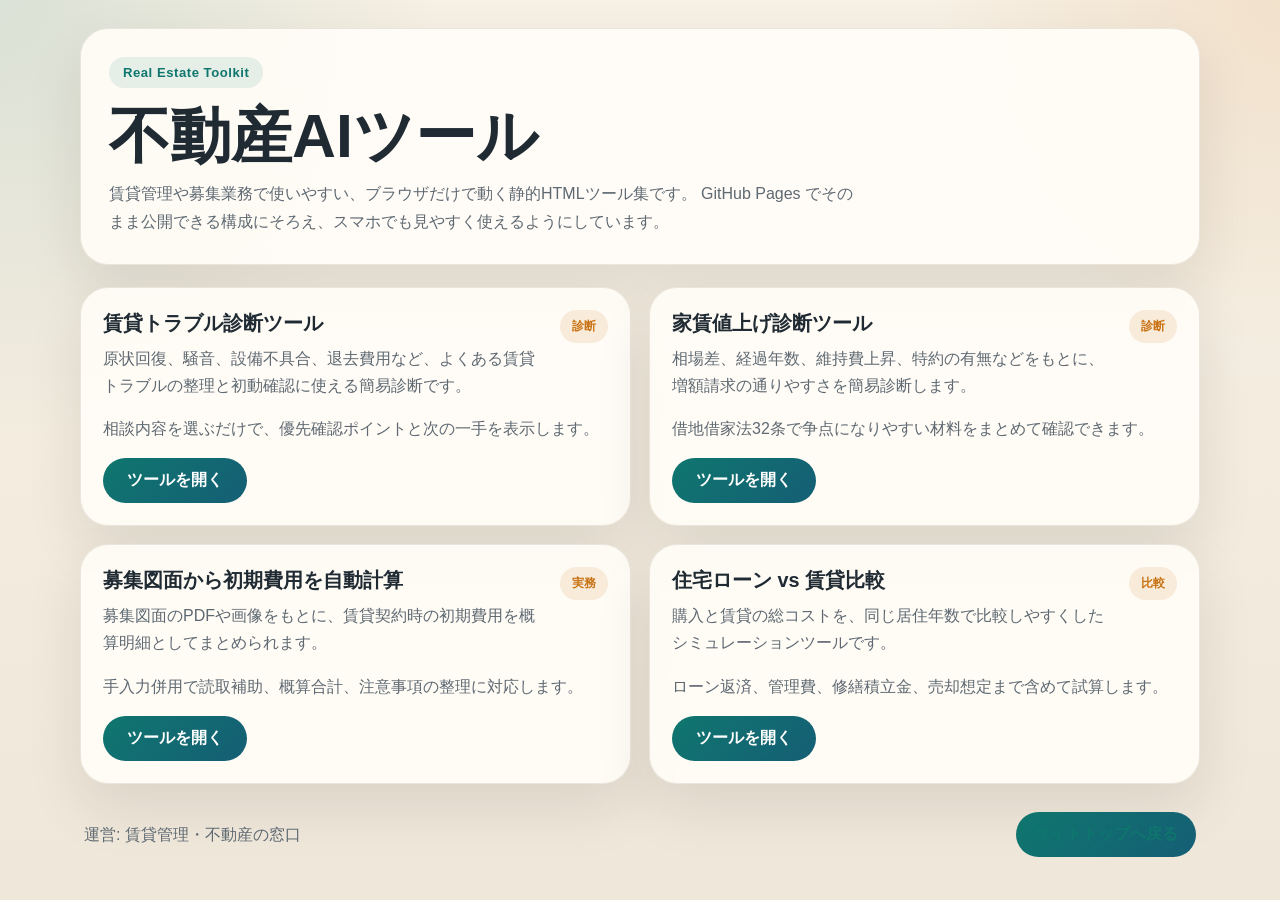
<file: index.html>
﻿<!DOCTYPE html>
<html lang="ja">
<head>
  <meta charset="UTF-8">
  <meta name="viewport" content="width=device-width, initial-scale=1.0">
  <title>不動産AIツール</title>
  <meta
    name="description"
    content="賃貸管理・不動産実務向けの静的HTMLツール一覧です。賃貸トラブル診断、家賃値上げ診断などをスマホからも利用できます。"
  >
  <style>
    :root {
      --bg-1: #f7f0e4;
      --bg-2: #efe7da;
      --surface: rgba(255, 252, 247, 0.94);
      --ink: #1f2a33;
      --muted: #5e6972;
      --line: rgba(115, 94, 69, 0.14);
      --accent: #0f766e;
      --accent-2: #c97316;
      --shadow: 0 24px 56px rgba(43, 34, 24, 0.1);
      --radius: 24px;
    }

    * {
      box-sizing: border-box;
    }

    body {
      margin: 0;
      min-height: 100vh;
      color: var(--ink);
      font-family: "Hiragino Sans", "Yu Gothic", sans-serif;
      background:
        radial-gradient(circle at top left, rgba(15, 118, 110, 0.12), transparent 28%),
        radial-gradient(circle at top right, rgba(201, 115, 22, 0.12), transparent 22%),
        linear-gradient(180deg, var(--bg-1) 0%, var(--bg-2) 100%);
    }

    .shell {
      width: min(1120px, calc(100% - 24px));
      margin: 0 auto;
      padding: 28px 0 40px;
    }

    .hero,
    .card {
      border-radius: 28px;
      border: 1px solid var(--line);
      background: var(--surface);
      box-shadow: var(--shadow);
    }

    .hero {
      padding: 28px;
    }

    .eyebrow {
      display: inline-flex;
      padding: 8px 14px;
      border-radius: 999px;
      background: rgba(15, 118, 110, 0.1);
      color: var(--accent);
      font-size: 0.82rem;
      font-weight: 700;
      letter-spacing: 0.04em;
    }

    h1 {
      margin: 16px 0 10px;
      font-size: clamp(2rem, 5vw, 3.8rem);
      line-height: 1.08;
    }

    .hero p {
      margin: 0;
      max-width: 760px;
      color: var(--muted);
      line-height: 1.75;
    }

    .grid {
      display: grid;
      grid-template-columns: repeat(2, minmax(0, 1fr));
      gap: 18px;
      margin-top: 22px;
    }

    .card {
      display: flex;
      flex-direction: column;
      gap: 16px;
      padding: 22px;
    }

    .card-header {
      display: flex;
      justify-content: space-between;
      align-items: flex-start;
      gap: 16px;
    }

    .card h2 {
      margin: 0 0 8px;
      font-size: 1.24rem;
    }

    .card p,
    .meta,
    .footer-note {
      margin: 0;
      color: var(--muted);
      line-height: 1.7;
    }

    .badge {
      flex-shrink: 0;
      display: inline-flex;
      align-items: center;
      justify-content: center;
      padding: 8px 12px;
      border-radius: 999px;
      background: rgba(201, 115, 22, 0.12);
      color: var(--accent-2);
      font-size: 0.78rem;
      font-weight: 700;
    }

    .card a,
    .home-link {
      display: inline-flex;
      align-items: center;
      justify-content: center;
      width: fit-content;
      min-width: 9rem;
      padding: 12px 18px;
      border-radius: 999px;
      background: linear-gradient(135deg, #0f766e, #155e75);
      color: #fff;
      text-decoration: none;
      font-weight: 700;
    }

    .footer {
      display: flex;
      align-items: center;
      justify-content: space-between;
      gap: 16px;
      margin-top: 24px;
      padding: 4px 4px 0;
    }

    .footer a {
      color: var(--accent);
      text-decoration: none;
      font-weight: 700;
    }

    @media (max-width: 860px) {
      .shell {
        width: min(100% - 16px, 1120px);
        padding-top: 16px;
      }

      .grid {
        grid-template-columns: 1fr;
      }

      .hero,
      .card {
        padding: 18px;
        border-radius: 22px;
      }

      .footer {
        flex-direction: column;
        align-items: flex-start;
      }
    }
  </style>
</head>
<body>
  <main class="shell">
    <section class="hero">
      <span class="eyebrow">Real Estate Toolkit</span>
      <h1>不動産AIツール</h1>
      <p>
        賃貸管理や募集業務で使いやすい、ブラウザだけで動く静的HTMLツール集です。
        GitHub Pages でそのまま公開できる構成にそろえ、スマホでも見やすく使えるようにしています。
      </p>
    </section>

    <section class="grid" aria-label="ツール一覧">
      <article class="card">
        <div class="card-header">
          <div>
            <h2>賃貸トラブル診断ツール</h2>
            <p>原状回復、騒音、設備不具合、退去費用など、よくある賃貸トラブルの整理と初動確認に使える簡易診断です。</p>
          </div>
          <span class="badge">診断</span>
        </div>
        <div class="meta">相談内容を選ぶだけで、優先確認ポイントと次の一手を表示します。</div>
        <a href="./rental-trouble-check/">ツールを開く</a>
      </article>

      <article class="card">
        <div class="card-header">
          <div>
            <h2>家賃値上げ診断ツール</h2>
            <p>相場差、経過年数、維持費上昇、特約の有無などをもとに、増額請求の通りやすさを簡易診断します。</p>
          </div>
          <span class="badge">診断</span>
        </div>
        <div class="meta">借地借家法32条で争点になりやすい材料をまとめて確認できます。</div>
        <a href="./rent-increase-check/">ツールを開く</a>
      </article>

      <article class="card">
        <div class="card-header">
          <div>
            <h2>募集図面から初期費用を自動計算</h2>
            <p>募集図面のPDFや画像をもとに、賃貸契約時の初期費用を概算明細としてまとめられます。</p>
          </div>
          <span class="badge">実務</span>
        </div>
        <div class="meta">手入力併用で読取補助、概算合計、注意事項の整理に対応します。</div>
        <a href="./mysoku-intial-cost/">ツールを開く</a>
      </article>

      <article class="card">
        <div class="card-header">
          <div>
            <h2>住宅ローン vs 賃貸比較</h2>
            <p>購入と賃貸の総コストを、同じ居住年数で比較しやすくしたシミュレーションツールです。</p>
          </div>
          <span class="badge">比較</span>
        </div>
        <div class="meta">ローン返済、管理費、修繕積立金、売却想定まで含めて試算します。</div>
        <a href="./home-rent-vs-buy/">ツールを開く</a>
      </article>
    </section>

    <div class="footer">
      <p class="footer-note">運営: 賃貸管理・不動産の窓口</p>
      <a class="home-link" href="../index.html">サイトトップへ戻る</a>
    </div>
  </main>
</body>
</html>
</file>
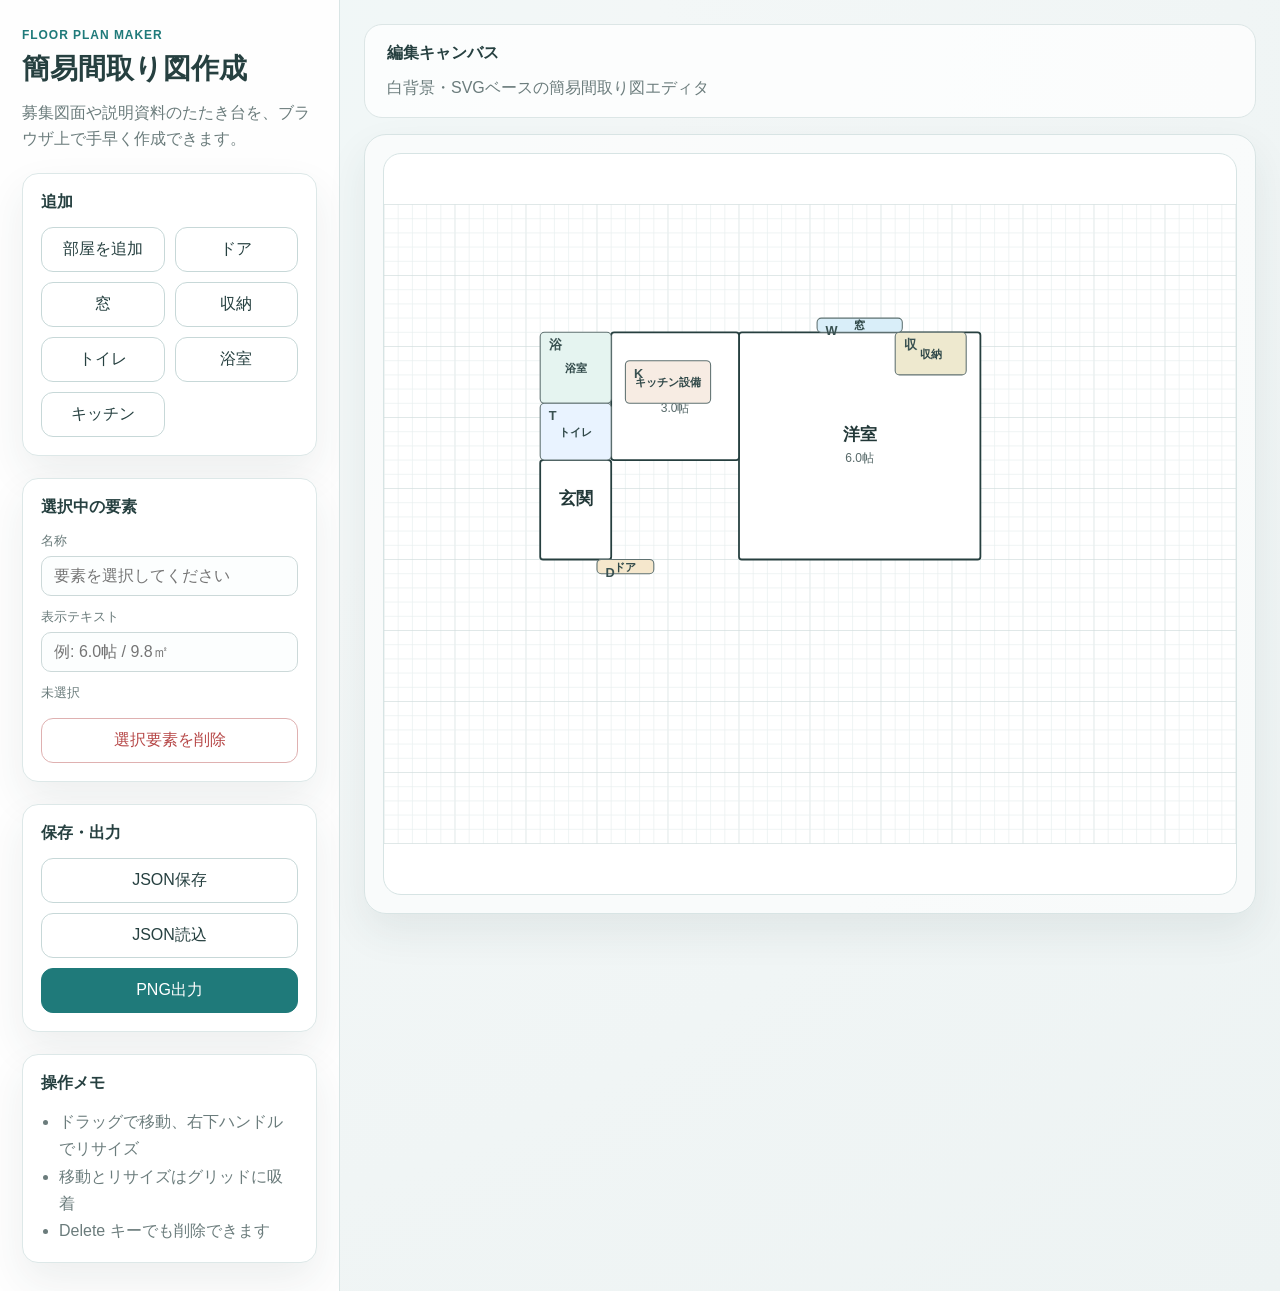
<file: floor-plan-maker/index.html>
﻿<!DOCTYPE html>
<html lang="ja">
<head>
  <meta charset="UTF-8">
  <meta name="viewport" content="width=device-width, initial-scale=1.0">
  <title>簡易間取り図作成ウェブアプリ</title>
  <link rel="stylesheet" href="style.css">
</head>
<body>
  <div class="app-shell">
    <aside class="sidebar">
      <div>
        <p class="eyebrow">Floor Plan Maker</p>
        <h1>簡易間取り図作成</h1>
        <p class="intro">募集図面や説明資料のたたき台を、ブラウザ上で手早く作成できます。</p>
      </div>

      <section class="panel">
        <h2>追加</h2>
        <div class="tool-grid">
          <button type="button" class="tool-button" data-add-room>部屋を追加</button>
          <button type="button" class="tool-button" data-add-part="door">ドア</button>
          <button type="button" class="tool-button" data-add-part="window">窓</button>
          <button type="button" class="tool-button" data-add-part="storage">収納</button>
          <button type="button" class="tool-button" data-add-part="toilet">トイレ</button>
          <button type="button" class="tool-button" data-add-part="bathroom">浴室</button>
          <button type="button" class="tool-button" data-add-part="kitchen">キッチン</button>
        </div>
      </section>

      <section class="panel">
        <h2>選択中の要素</h2>
        <div class="field-group">
          <label for="element-name">名称</label>
          <input id="element-name" type="text" placeholder="要素を選択してください">
        </div>
        <div class="field-group">
          <label for="element-subtext">表示テキスト</label>
          <input id="element-subtext" type="text" placeholder="例: 6.0帖 / 9.8㎡">
        </div>
        <div class="selection-meta" id="selection-meta">未選択</div>
        <button type="button" class="danger-button" id="delete-button">選択要素を削除</button>
      </section>

      <section class="panel">
        <h2>保存・出力</h2>
        <div class="action-stack">
          <button type="button" class="secondary-button" id="save-button">JSON保存</button>
          <button type="button" class="secondary-button" id="load-button">JSON読込</button>
          <button type="button" class="primary-button" id="export-button">PNG出力</button>
        </div>
        <input id="file-input" type="file" accept="application/json" hidden>
      </section>

      <section class="panel note-panel">
        <h2>操作メモ</h2>
        <ul>
          <li>ドラッグで移動、右下ハンドルでリサイズ</li>
          <li>移動とリサイズはグリッドに吸着</li>
          <li>Delete キーでも削除できます</li>
        </ul>
      </section>
    </aside>

    <main class="workspace">
      <div class="workspace-header">
        <div>
          <h2>編集キャンバス</h2>
          <p>白背景・SVGベースの簡易間取り図エディタ</p>
        </div>
      </div>

      <div class="canvas-wrap">
        <svg id="floorplan-canvas" viewBox="0 0 1200 900" xmlns="http://www.w3.org/2000/svg" aria-label="簡易間取り図キャンバス"></svg>
      </div>
    </main>
  </div>
  <script src="app.js"></script>
</body>
</html>
</file>
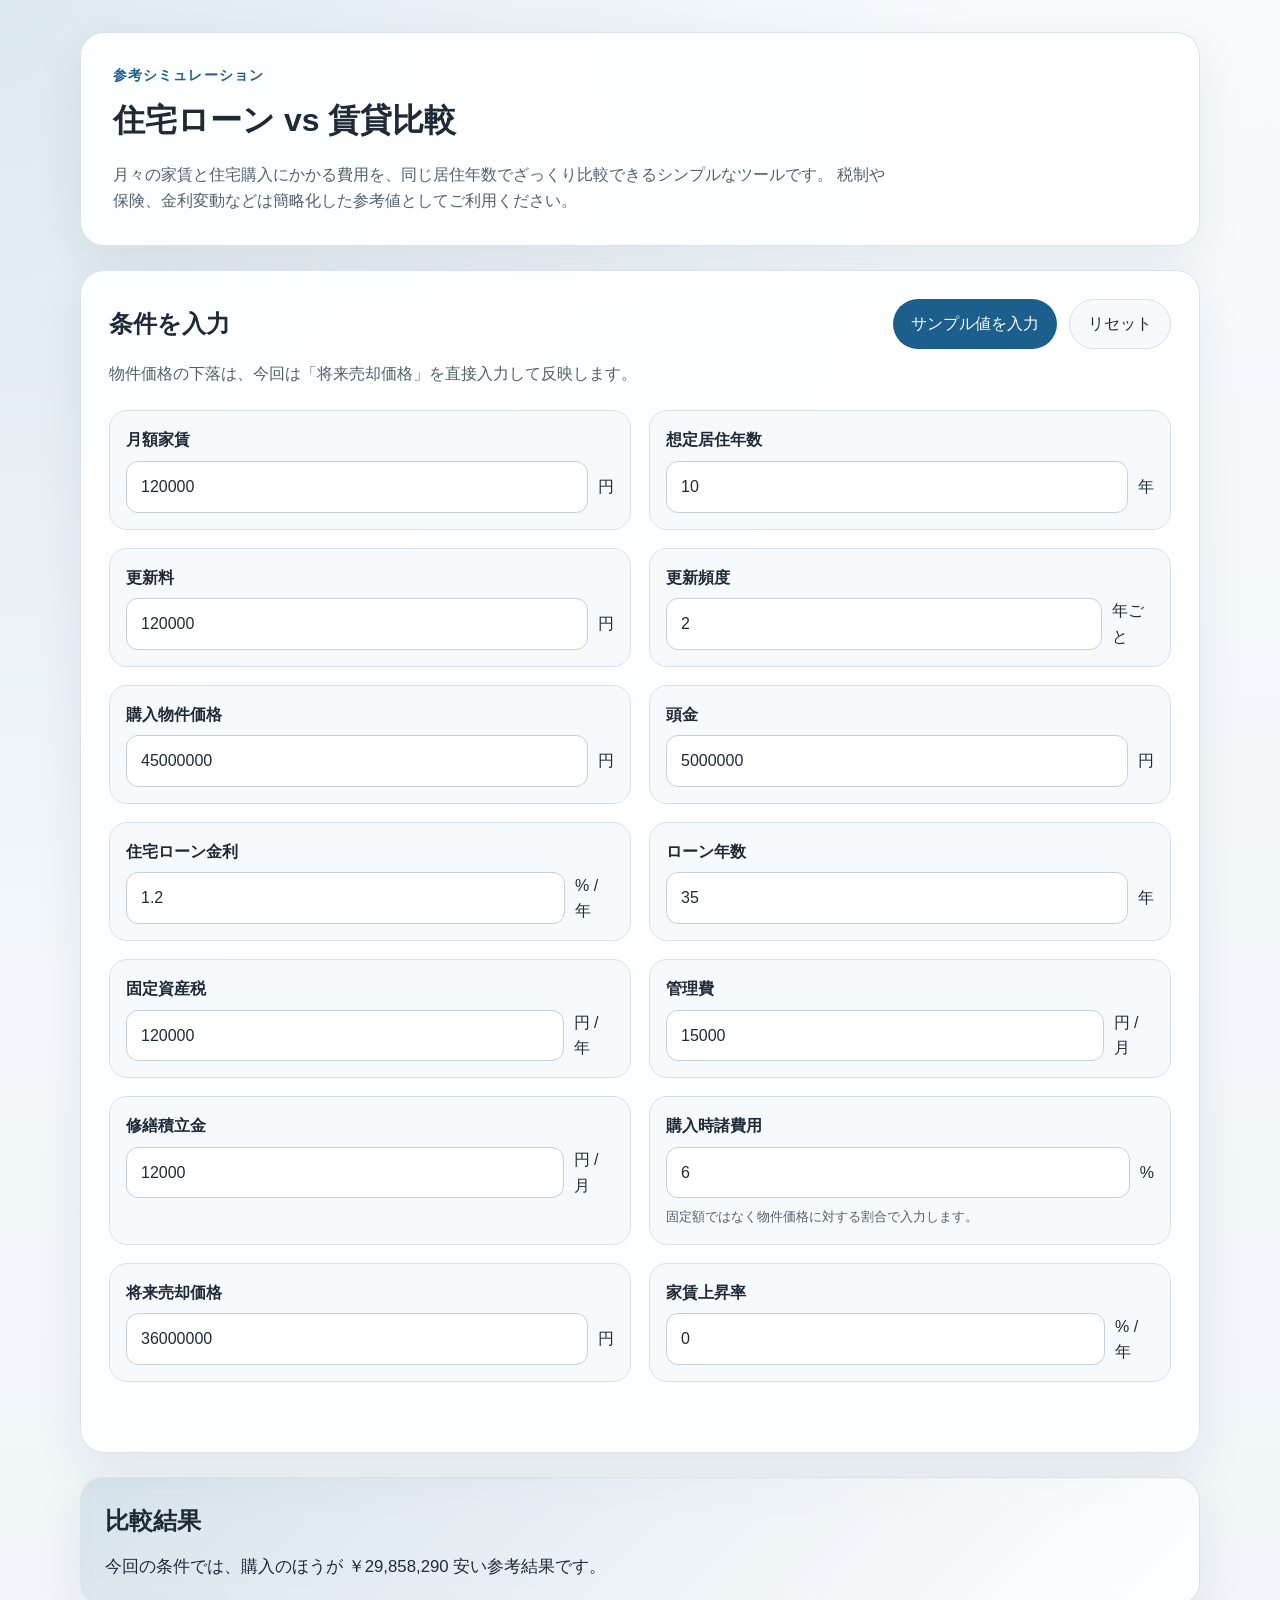
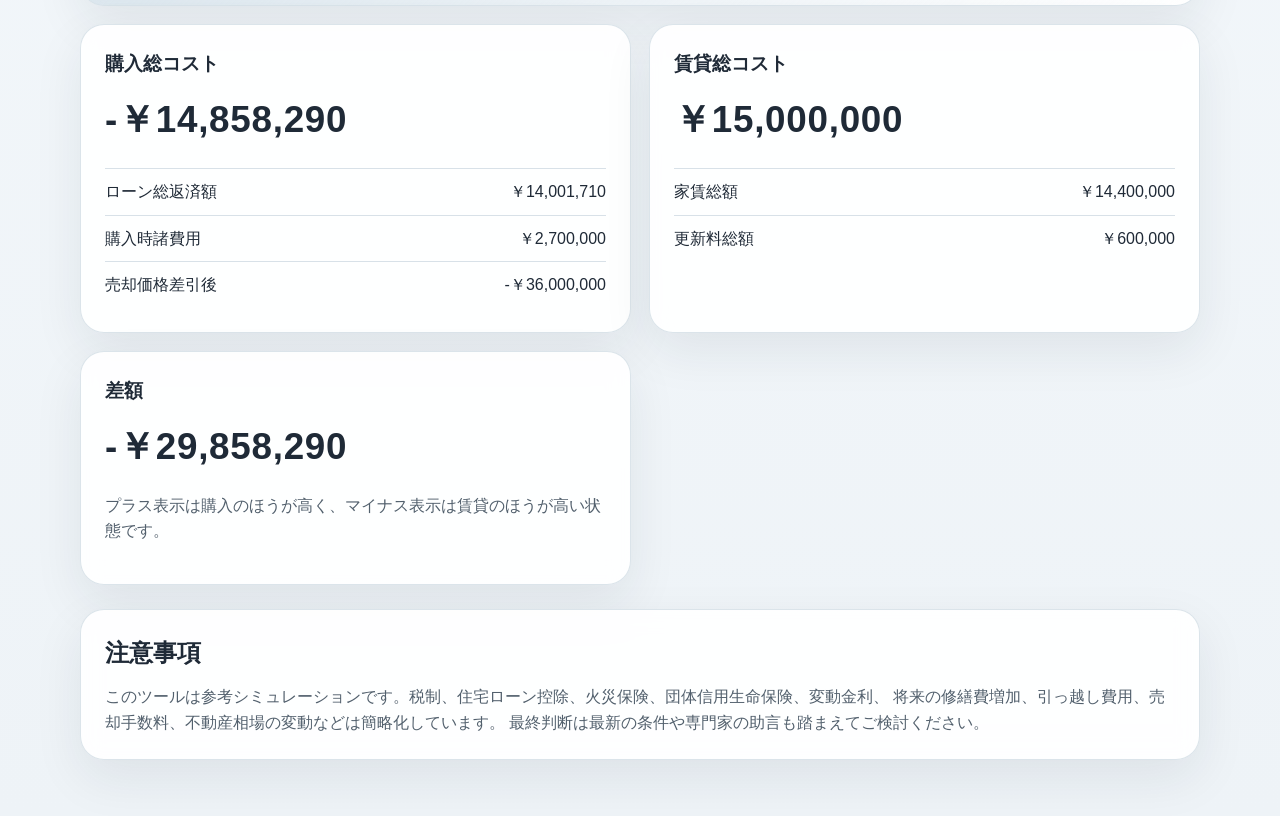
<file: home-rent-vs-buy/index.html>
<!DOCTYPE html>
<html lang="ja">
<head>
  <meta charset="UTF-8">
  <meta name="viewport" content="width=device-width, initial-scale=1.0">
  <title>住宅ローン vs 賃貸比較</title>
  <link rel="stylesheet" href="style.css">
</head>
<body>
  <main class="page">
    <header class="hero">
      <div class="hero__inner">
        <p class="eyebrow">参考シミュレーション</p>
        <h1>住宅ローン vs 賃貸比較</h1>
        <p class="hero__lead">
          月々の家賃と住宅購入にかかる費用を、同じ居住年数でざっくり比較できるシンプルなツールです。
          税制や保険、金利変動などは簡略化した参考値としてご利用ください。
        </p>
      </div>
    </header>

    <section class="panel">
      <div class="panel__header">
        <h2>条件を入力</h2>
        <div class="panel__actions">
          <button type="button" id="sampleButton" class="button button--primary">サンプル値を入力</button>
          <button type="button" id="resetButton" class="button button--ghost">リセット</button>
        </div>
      </div>

      <p class="helper-text">
        物件価格の下落は、今回は「将来売却価格」を直接入力して反映します。
      </p>

      <form id="simulatorForm" class="form-grid" novalidate>
        <label class="field">
          <span>月額家賃</span>
          <div class="field__input">
            <input type="number" id="monthlyRent" min="0" step="1000" value="120000">
            <span>円</span>
          </div>
        </label>

        <label class="field">
          <span>想定居住年数</span>
          <div class="field__input">
            <input type="number" id="years" min="1" step="1" value="10">
            <span>年</span>
          </div>
        </label>

        <label class="field">
          <span>更新料</span>
          <div class="field__input">
            <input type="number" id="renewalFee" min="0" step="1000" value="120000">
            <span>円</span>
          </div>
        </label>

        <label class="field">
          <span>更新頻度</span>
          <div class="field__input">
            <input type="number" id="renewalFrequency" min="1" step="1" value="2">
            <span>年ごと</span>
          </div>
        </label>

        <label class="field">
          <span>購入物件価格</span>
          <div class="field__input">
            <input type="number" id="propertyPrice" min="0" step="10000" value="45000000">
            <span>円</span>
          </div>
        </label>

        <label class="field">
          <span>頭金</span>
          <div class="field__input">
            <input type="number" id="downPayment" min="0" step="10000" value="5000000">
            <span>円</span>
          </div>
        </label>

        <label class="field">
          <span>住宅ローン金利</span>
          <div class="field__input">
            <input type="number" id="interestRate" min="0" step="0.01" value="1.2">
            <span>% / 年</span>
          </div>
        </label>

        <label class="field">
          <span>ローン年数</span>
          <div class="field__input">
            <input type="number" id="loanYears" min="1" step="1" value="35">
            <span>年</span>
          </div>
        </label>

        <label class="field">
          <span>固定資産税</span>
          <div class="field__input">
            <input type="number" id="propertyTaxAnnual" min="0" step="1000" value="120000">
            <span>円 / 年</span>
          </div>
        </label>

        <label class="field">
          <span>管理費</span>
          <div class="field__input">
            <input type="number" id="managementFee" min="0" step="1000" value="15000">
            <span>円 / 月</span>
          </div>
        </label>

        <label class="field">
          <span>修繕積立金</span>
          <div class="field__input">
            <input type="number" id="repairReserve" min="0" step="1000" value="12000">
            <span>円 / 月</span>
          </div>
        </label>

        <label class="field">
          <span>購入時諸費用</span>
          <div class="field__input">
            <input type="number" id="purchaseCostRate" min="0" step="0.1" value="6">
            <span>%</span>
          </div>
          <small>固定額ではなく物件価格に対する割合で入力します。</small>
        </label>

        <label class="field">
          <span>将来売却価格</span>
          <div class="field__input">
            <input type="number" id="futureSalePrice" min="0" step="10000" value="36000000">
            <span>円</span>
          </div>
        </label>

        <label class="field">
          <span>家賃上昇率</span>
          <div class="field__input">
            <input type="number" id="rentGrowthRate" min="0" step="0.1" value="0">
            <span>% / 年</span>
          </div>
        </label>
      </form>

      <p id="errorMessage" class="error-message" aria-live="polite"></p>
    </section>

    <section class="results" aria-live="polite">
      <article class="result-card result-card--accent">
        <h2>比較結果</h2>
        <p id="summaryMessage" class="summary-message">入力内容をもとに自動計算します。</p>
      </article>

      <article class="result-card">
        <h3>購入総コスト</h3>
        <p id="buyTotal" class="result-value">¥0</p>
        <dl class="result-breakdown">
          <div>
            <dt>ローン総返済額</dt>
            <dd id="loanRepaymentTotal">¥0</dd>
          </div>
          <div>
            <dt>購入時諸費用</dt>
            <dd id="purchaseCostTotal">¥0</dd>
          </div>
          <div>
            <dt>売却価格差引後</dt>
            <dd id="salePriceNote">¥0</dd>
          </div>
        </dl>
      </article>

      <article class="result-card">
        <h3>賃貸総コスト</h3>
        <p id="rentTotal" class="result-value">¥0</p>
        <dl class="result-breakdown">
          <div>
            <dt>家賃総額</dt>
            <dd id="rentOnlyTotal">¥0</dd>
          </div>
          <div>
            <dt>更新料総額</dt>
            <dd id="renewalTotal">¥0</dd>
          </div>
        </dl>
      </article>

      <article class="result-card">
        <h3>差額</h3>
        <p id="differenceTotal" class="result-value">¥0</p>
        <p class="result-note">プラス表示は購入のほうが高く、マイナス表示は賃貸のほうが高い状態です。</p>
      </article>
    </section>

    <section class="notice">
      <h2>注意事項</h2>
      <p>
        このツールは参考シミュレーションです。税制、住宅ローン控除、火災保険、団体信用生命保険、変動金利、
        将来の修繕費増加、引っ越し費用、売却手数料、不動産相場の変動などは簡略化しています。
        最終判断は最新の条件や専門家の助言も踏まえてご検討ください。
      </p>
    </section>
  </main>

  <script src="script.js"></script>
</body>
</html>
</file>
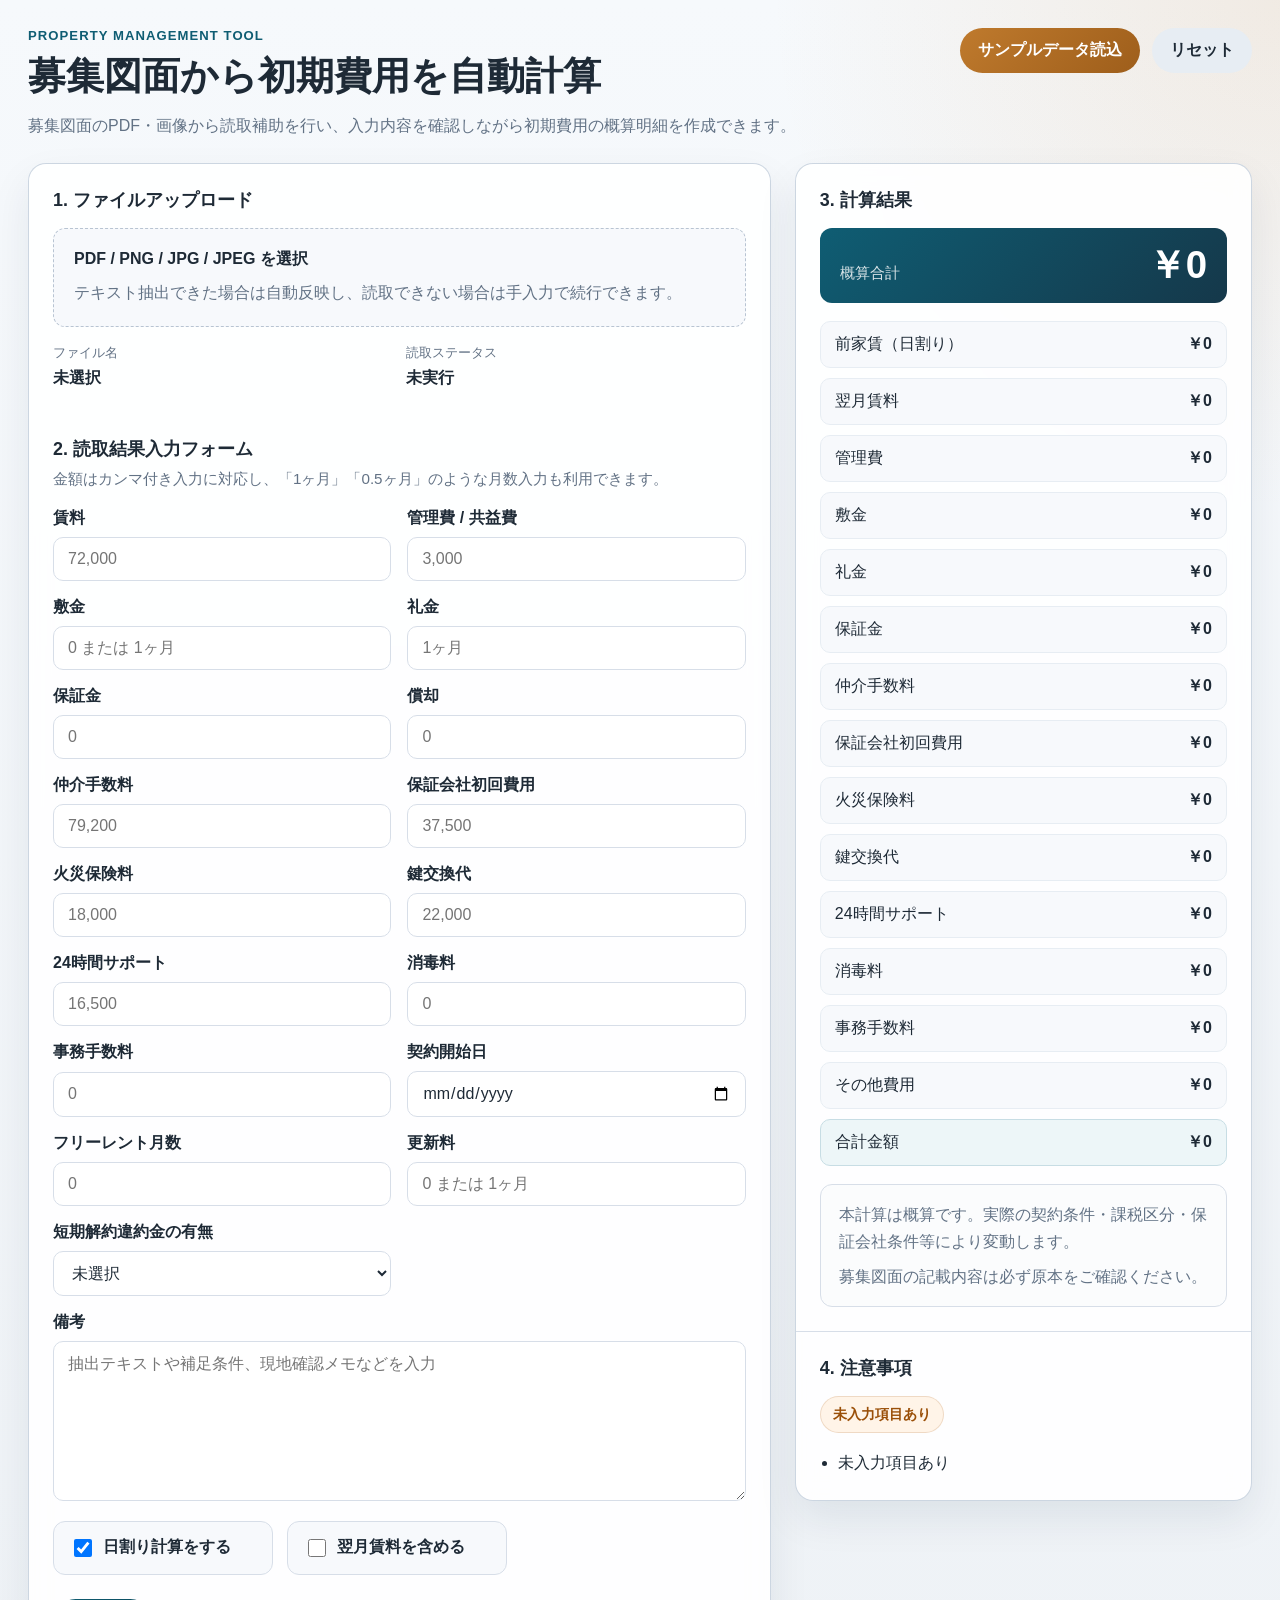
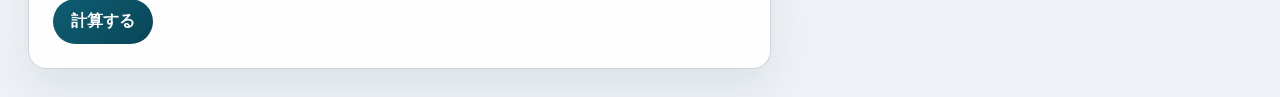
<file: mysoku-initial-cost/index.htm>
<!DOCTYPE html>
<html lang="ja">
<head>
  <meta charset="UTF-8">
  <meta name="viewport" content="width=device-width, initial-scale=1.0">
  <title>募集図面から初期費用を自動計算</title>
  <meta
    name="description"
    content="募集図面のPDFや画像をもとに、賃貸物件の初期費用を概算計算できる実務向けWebアプリです。"
  >
  <link rel="stylesheet" href="./style.css">
</head>
<body>
  <div class="page-shell">
    <header class="page-header">
      <div>
        <p class="eyebrow">Property Management Tool</p>
        <h1>募集図面から初期費用を自動計算</h1>
        <p class="lead">
          募集図面のPDF・画像から読取補助を行い、入力内容を確認しながら初期費用の概算明細を作成できます。
        </p>
      </div>
      <div class="header-actions">
        <button id="sampleButton" type="button" class="secondary-button">サンプルデータ読込</button>
        <button id="resetButton" type="button" class="ghost-button">リセット</button>
      </div>
    </header>

    <main class="workspace">
      <section class="panel panel-form">
        <div class="panel-section">
          <h2>1. ファイルアップロード</h2>
          <label class="upload-box" for="fileInput">
            <input id="fileInput" type="file" accept=".pdf,.png,.jpg,.jpeg,image/png,image/jpeg,application/pdf">
            <span class="upload-title">PDF / PNG / JPG / JPEG を選択</span>
            <span class="upload-subtitle">テキスト抽出できた場合は自動反映し、読取できない場合は手入力で続行できます。</span>
          </label>
          <div class="upload-meta">
            <div>
              <span class="meta-label">ファイル名</span>
              <p id="fileName">未選択</p>
            </div>
            <div>
              <span class="meta-label">読取ステータス</span>
              <p id="parseStatus">未実行</p>
            </div>
          </div>
        </div>

        <form id="estimateForm" novalidate>
          <div class="panel-section">
            <div class="section-heading">
              <h2>2. 読取結果入力フォーム</h2>
              <p>金額はカンマ付き入力に対応し、「1ヶ月」「0.5ヶ月」のような月数入力も利用できます。</p>
            </div>

            <div class="form-grid">
              <label>
                <span>賃料</span>
                <input type="text" id="rent" name="rent" inputmode="decimal" placeholder="72,000">
              </label>
              <label>
                <span>管理費 / 共益費</span>
                <input type="text" id="managementFee" name="managementFee" inputmode="decimal" placeholder="3,000">
              </label>
              <label>
                <span>敷金</span>
                <input type="text" id="deposit" name="deposit" inputmode="decimal" placeholder="0 または 1ヶ月">
              </label>
              <label>
                <span>礼金</span>
                <input type="text" id="keyMoney" name="keyMoney" inputmode="decimal" placeholder="1ヶ月">
              </label>
              <label>
                <span>保証金</span>
                <input type="text" id="securityDeposit" name="securityDeposit" inputmode="decimal" placeholder="0">
              </label>
              <label>
                <span>償却</span>
                <input type="text" id="amortization" name="amortization" inputmode="decimal" placeholder="0">
              </label>
              <label>
                <span>仲介手数料</span>
                <input type="text" id="brokerFee" name="brokerFee" inputmode="decimal" placeholder="79,200">
              </label>
              <label>
                <span>保証会社初回費用</span>
                <input type="text" id="guaranteeFee" name="guaranteeFee" inputmode="decimal" placeholder="37,500">
              </label>
              <label>
                <span>火災保険料</span>
                <input type="text" id="fireInsurance" name="fireInsurance" inputmode="decimal" placeholder="18,000">
              </label>
              <label>
                <span>鍵交換代</span>
                <input type="text" id="keyExchange" name="keyExchange" inputmode="decimal" placeholder="22,000">
              </label>
              <label>
                <span>24時間サポート</span>
                <input type="text" id="support24" name="support24" inputmode="decimal" placeholder="16,500">
              </label>
              <label>
                <span>消毒料</span>
                <input type="text" id="disinfection" name="disinfection" inputmode="decimal" placeholder="0">
              </label>
              <label>
                <span>事務手数料</span>
                <input type="text" id="adminFee" name="adminFee" inputmode="decimal" placeholder="0">
              </label>
              <label>
                <span>契約開始日</span>
                <input type="date" id="contractStartDate" name="contractStartDate">
              </label>
              <label>
                <span>フリーレント月数</span>
                <input type="number" id="freeRentMonths" name="freeRentMonths" min="0" step="0.5" placeholder="0">
              </label>
              <label>
                <span>更新料</span>
                <input type="text" id="renewalFee" name="renewalFee" inputmode="decimal" placeholder="0 または 1ヶ月">
              </label>
              <label>
                <span>短期解約違約金の有無</span>
                <select id="shortTermPenalty" name="shortTermPenalty">
                  <option value="">未選択</option>
                  <option value="none">なし</option>
                  <option value="yes">あり</option>
                </select>
              </label>
              <label class="full-span">
                <span>備考</span>
                <textarea id="notes" name="notes" rows="7" placeholder="抽出テキストや補足条件、現地確認メモなどを入力"></textarea>
              </label>
            </div>

            <div class="toggle-row">
              <label class="toggle-card">
                <input type="checkbox" id="includeProrated" name="includeProrated" checked>
                <span>日割り計算をする</span>
              </label>
              <label class="toggle-card">
                <input type="checkbox" id="includeNextMonth" name="includeNextMonth">
                <span>翌月賃料を含める</span>
              </label>
            </div>

            <div class="form-actions">
              <button type="submit" class="primary-button">計算する</button>
              <p id="formMessage" class="form-message" aria-live="polite"></p>
            </div>
          </div>
        </form>
      </section>

      <aside class="panel panel-result">
        <div class="panel-section">
          <h2>3. 計算結果</h2>
          <div class="total-card">
            <span>概算合計</span>
            <strong id="totalAmount">¥0</strong>
          </div>
          <div class="result-table" id="resultTable" aria-live="polite"></div>
          <div class="disclaimer-box">
            <p>本計算は概算です。実際の契約条件・課税区分・保証会社条件等により変動します。</p>
            <p>募集図面の記載内容は必ず原本をご確認ください。</p>
          </div>
        </div>

        <div class="panel-section">
          <h2>4. 注意事項</h2>
          <div id="warningTags" class="tag-list"></div>
          <ul id="warningList" class="warning-list"></ul>
        </div>
      </aside>
    </main>
  </div>

  <script src="./script.js"></script>
</body>
</html>
</file>
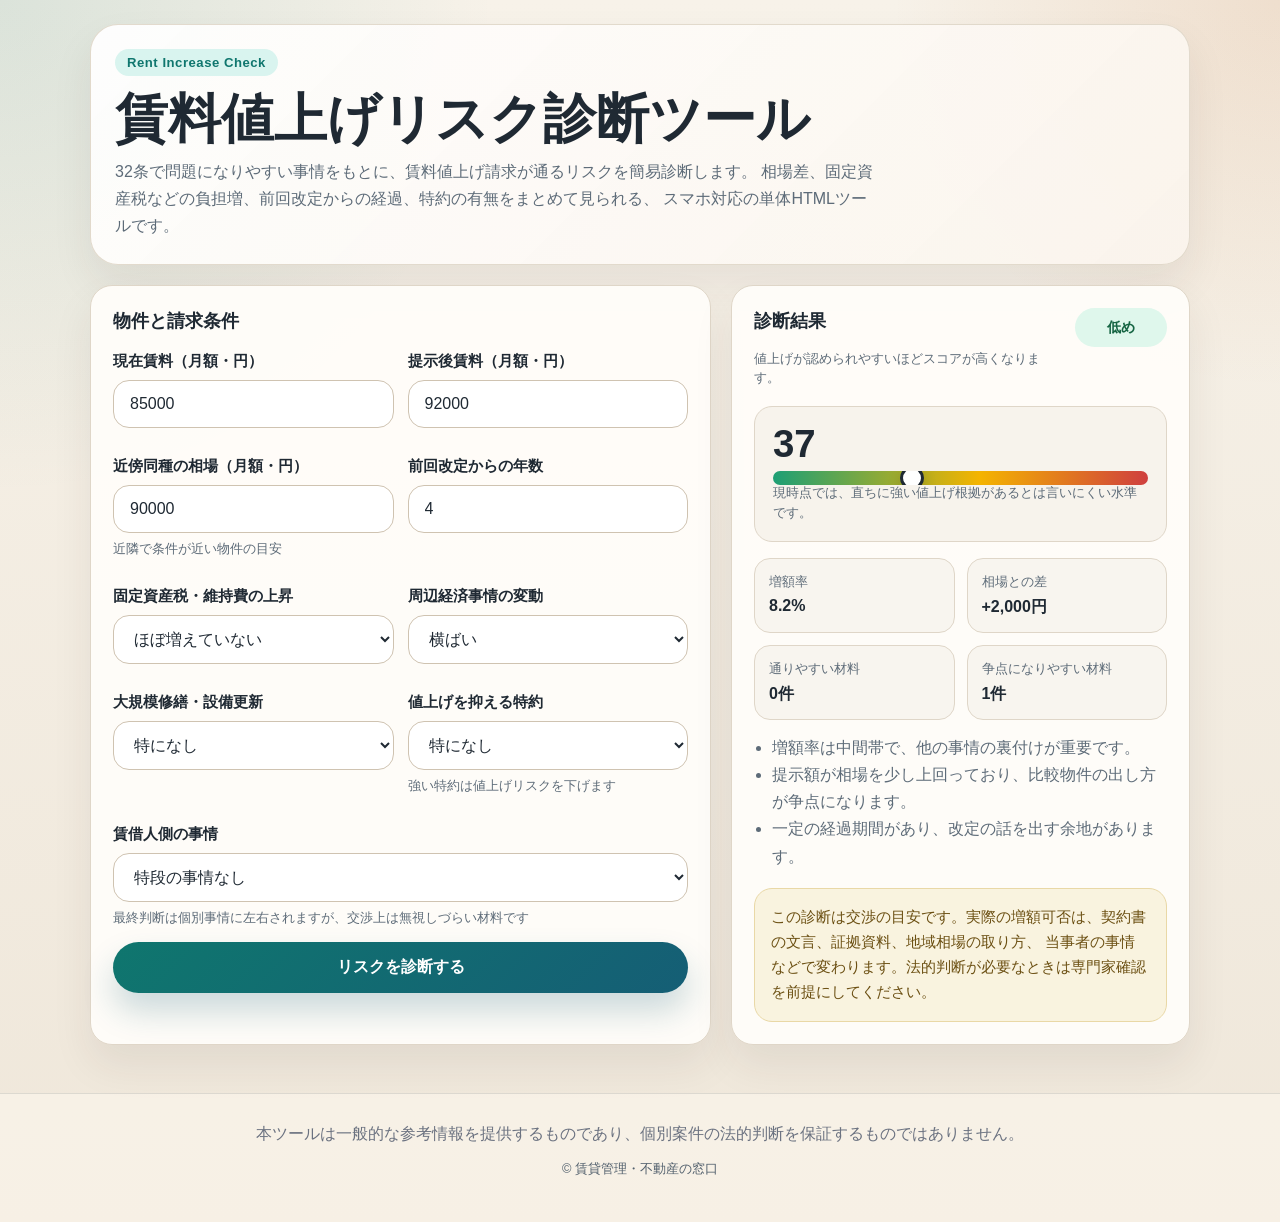
<file: rent-increase-check/index.html>
<!DOCTYPE html>
<html lang="ja">
<head>
  <meta charset="UTF-8">
  <meta name="viewport" content="width=device-width, initial-scale=1.0">
  <title>賃料値上げリスク診断ツール</title>
  <style>
    :root {
      --ink: #1f2933;
      --muted: #5d6b78;
      --line: #dfd6c8;
      --accent: #0f766e;
      --shadow: 0 20px 40px rgba(48, 44, 36, 0.08);
      --radius: 22px;
    }

    * {
      box-sizing: border-box;
    }

    body {
      margin: 0;
      font-family: "Hiragino Sans", "Yu Gothic", sans-serif;
      color: var(--ink);
      background:
        radial-gradient(circle at top left, rgba(15, 118, 110, 0.12), transparent 28%),
        radial-gradient(circle at top right, rgba(180, 83, 9, 0.12), transparent 22%),
        linear-gradient(180deg, #f7f2e9 0%, #efe7da 100%);
      min-height: 100vh;
    }

    .shell {
      width: min(1100px, calc(100% - 24px));
      margin: 0 auto;
      padding: 24px 0 48px;
    }

    .hero {
      padding: 24px;
      border-radius: 28px;
      background: linear-gradient(135deg, rgba(255,255,255,0.92), rgba(250,244,236,0.95));
      border: 1px solid rgba(223, 214, 200, 0.9);
      box-shadow: var(--shadow);
    }

    .eyebrow {
      display: inline-flex;
      padding: 6px 12px;
      border-radius: 999px;
      background: #d9f4ef;
      color: var(--accent);
      font-size: 0.82rem;
      font-weight: 700;
      letter-spacing: 0.04em;
    }

    h1 {
      margin: 14px 0 10px;
      font-size: clamp(1.9rem, 5vw, 3.3rem);
      line-height: 1.1;
    }

    .hero p {
      margin: 0;
      max-width: 760px;
      color: var(--muted);
      line-height: 1.7;
    }

    .layout {
      display: grid;
      grid-template-columns: 1.15fr 0.85fr;
      gap: 20px;
      margin-top: 20px;
    }

    .card {
      background: rgba(255, 253, 249, 0.96);
      border: 1px solid var(--line);
      border-radius: var(--radius);
      box-shadow: var(--shadow);
      padding: 22px;
    }

    .section-title {
      margin: 0 0 18px;
      font-size: 1.15rem;
    }

    .grid {
      display: grid;
      grid-template-columns: repeat(2, minmax(0, 1fr));
      gap: 14px;
    }

    .field {
      display: flex;
      flex-direction: column;
      gap: 8px;
      margin-bottom: 14px;
    }

    .field.full {
      grid-column: 1 / -1;
    }

    label {
      font-size: 0.95rem;
      font-weight: 700;
    }

    .hint {
      margin: -2px 0 0;
      color: var(--muted);
      font-size: 0.82rem;
      line-height: 1.5;
    }

    input,
    select {
      width: 100%;
      padding: 14px 16px;
      border-radius: 16px;
      border: 1px solid #cfc3b1;
      background: #fff;
      color: var(--ink);
      font: inherit;
    }

    input:focus,
    select:focus {
      outline: 3px solid rgba(15, 118, 110, 0.15);
      border-color: var(--accent);
    }

    button {
      appearance: none;
      border: 0;
      border-radius: 999px;
      padding: 15px 20px;
      width: 100%;
      background: linear-gradient(135deg, #0f766e, #155e75);
      color: #fff;
      font: inherit;
      font-weight: 700;
      cursor: pointer;
      box-shadow: 0 18px 32px rgba(21, 94, 117, 0.22);
    }

    .result-top {
      display: flex;
      align-items: flex-start;
      justify-content: space-between;
      gap: 12px;
      margin-bottom: 18px;
    }

    .badge {
      display: inline-flex;
      align-items: center;
      justify-content: center;
      min-width: 92px;
      padding: 10px 14px;
      border-radius: 999px;
      font-weight: 800;
      font-size: 0.9rem;
    }

    .score {
      margin: 14px 0;
      padding: 18px;
      background: #f7f3ec;
      border-radius: 18px;
      border: 1px solid var(--line);
    }

    .score strong {
      display: block;
      font-size: 2.4rem;
      line-height: 1;
      margin-bottom: 8px;
    }

    .meter {
      width: 100%;
      height: 14px;
      border-radius: 999px;
      background: linear-gradient(90deg, #1d9f75 0%, #f4b400 55%, #cf3f3f 100%);
      position: relative;
      overflow: hidden;
    }

    .meter::after {
      content: "";
      position: absolute;
      top: 50%;
      left: var(--meter-position, 0%);
      transform: translate(-50%, -50%);
      width: 18px;
      height: 18px;
      border-radius: 50%;
      background: #fff;
      border: 3px solid var(--ink);
      box-shadow: 0 4px 14px rgba(0, 0, 0, 0.16);
    }

    .list {
      margin: 14px 0 0;
      padding-left: 18px;
      color: var(--muted);
      line-height: 1.7;
    }

    .summary {
      display: grid;
      grid-template-columns: repeat(2, minmax(0, 1fr));
      gap: 12px;
      margin-top: 16px;
    }

    .mini {
      padding: 14px;
      border-radius: 16px;
      background: #f8f5ef;
      border: 1px solid var(--line);
    }

    .mini span {
      display: block;
      color: var(--muted);
      font-size: 0.82rem;
      margin-bottom: 6px;
    }

    .notice {
      margin-top: 18px;
      padding: 16px;
      border-radius: 18px;
      background: #f9f3df;
      border: 1px solid #e9d8a6;
      color: #6b4f12;
      line-height: 1.7;
      font-size: 0.92rem;
    }

    .low {
      background: #dff7ec;
      color: #166543;
    }

    .mid {
      background: #fff1cf;
      color: #8a5a00;
    }

    .high {
      background: #fde5e3;
      color: #9f1c1c;
    }

    @media (max-width: 820px) {
      .layout,
      .grid,
      .summary {
        grid-template-columns: 1fr;
      }

      .shell {
        width: min(100% - 16px, 1100px);
        padding-top: 16px;
      }

      .hero,
      .card {
        padding: 18px;
        border-radius: 20px;
      }

      button {
        position: sticky;
        bottom: 10px;
      }
    }
  </style>
  <link rel="stylesheet" href="style.css">
</head>
<body>
  <main class="shell">
    <section class="hero">
      <span class="eyebrow">Rent Increase Check</span>
      <h1>賃料値上げリスク診断ツール</h1>
      <p>
        32条で問題になりやすい事情をもとに、賃料値上げ請求が通るリスクを簡易診断します。
        相場差、固定資産税などの負担増、前回改定からの経過、特約の有無をまとめて見られる、
        スマホ対応の単体HTMLツールです。
      </p>
    </section>

    <section class="layout">
      <form class="card" id="risk-form">
        <h2 class="section-title">物件と請求条件</h2>
        <div class="grid">
          <div class="field">
            <label for="currentRent">現在賃料（月額・円）</label>
            <input id="currentRent" name="currentRent" type="number" min="10000" step="1000" value="85000" required>
          </div>
          <div class="field">
            <label for="proposedRent">提示後賃料（月額・円）</label>
            <input id="proposedRent" name="proposedRent" type="number" min="10000" step="1000" value="92000" required>
          </div>
          <div class="field">
            <label for="marketRent">近傍同種の相場（月額・円）</label>
            <input id="marketRent" name="marketRent" type="number" min="10000" step="1000" value="90000" required>
            <p class="hint">近隣で条件が近い物件の目安</p>
          </div>
          <div class="field">
            <label for="yearsSinceReview">前回改定からの年数</label>
            <input id="yearsSinceReview" name="yearsSinceReview" type="number" min="0" max="50" step="0.5" value="4">
          </div>
          <div class="field">
            <label for="taxBurden">固定資産税・維持費の上昇</label>
            <select id="taxBurden" name="taxBurden">
              <option value="0">ほぼ増えていない</option>
              <option value="8">やや増えた</option>
              <option value="15">かなり増えた</option>
            </select>
          </div>
          <div class="field">
            <label for="economicShift">周辺経済事情の変動</label>
            <select id="economicShift" name="economicShift">
              <option value="0">横ばい</option>
              <option value="7">やや上昇</option>
              <option value="13">大きく上昇</option>
            </select>
          </div>
          <div class="field">
            <label for="improvement">大規模修繕・設備更新</label>
            <select id="improvement" name="improvement">
              <option value="0">特になし</option>
              <option value="6">一部あり</option>
              <option value="12">大きい投資あり</option>
            </select>
          </div>
          <div class="field">
            <label for="specialClause">値上げを抑える特約</label>
            <select id="specialClause" name="specialClause">
              <option value="0">特になし</option>
              <option value="-10">一時的な据置合意あり</option>
              <option value="-18">明確な増額制限特約あり</option>
            </select>
            <p class="hint">強い特約は値上げリスクを下げます</p>
          </div>
          <div class="field full">
            <label for="tenantHardship">賃借人側の事情</label>
            <select id="tenantHardship" name="tenantHardship">
              <option value="0">特段の事情なし</option>
              <option value="-6">支払余力に不安あり</option>
              <option value="-10">営業・生活への影響が大きい</option>
            </select>
            <p class="hint">最終判断は個別事情に左右されますが、交渉上は無視しづらい材料です</p>
          </div>
        </div>
        <button type="submit">リスクを診断する</button>
      </form>

      <section class="card" aria-live="polite">
        <div class="result-top">
          <div>
            <h2 class="section-title">診断結果</h2>
            <p id="lead" class="hint">入力内容に応じて、値上げ請求が認められやすい度合いを表示します。</p>
          </div>
          <div id="badge" class="badge low">低め</div>
        </div>

        <div class="score">
          <strong id="scoreValue">38</strong>
          <div class="meter" id="meter"></div>
          <p id="scoreText" class="hint">現時点では、直ちに強い値上げ根拠があるとは言いにくい水準です。</p>
        </div>

        <div class="summary">
          <div class="mini">
            <span>増額率</span>
            <strong id="increaseRate">8.2%</strong>
          </div>
          <div class="mini">
            <span>相場との差</span>
            <strong id="marketGap">+2,000円</strong>
          </div>
          <div class="mini">
            <span>通りやすい材料</span>
            <strong id="positiveCount">2件</strong>
          </div>
          <div class="mini">
            <span>争点になりやすい材料</span>
            <strong id="negativeCount">2件</strong>
          </div>
        </div>

        <ul id="reasonList" class="list"></ul>

        <div class="notice">
          この診断は交渉の目安です。実際の増額可否は、契約書の文言、証拠資料、地域相場の取り方、
          当事者の事情などで変わります。法的判断が必要なときは専門家確認を前提にしてください。
        </div>
      </section>
    </section>
  </main>

  <footer class="site-footer">
    <p class="site-footer__disclaimer">
      <center>本ツールは一般的な参考情報を提供するものであり、個別案件の法的判断を保証するものではありません。
    </p>
    <p class="site-footer__credit">
      <a href="https://x.com/ai_gakumon" target="_blank" rel="noopener noreferrer">© 賃貸管理・不動産の窓口</a></center>
    </p>
  </footer>

  <script>
    const form = document.getElementById('risk-form');
    const badge = document.getElementById('badge');
    const scoreValue = document.getElementById('scoreValue');
    const scoreText = document.getElementById('scoreText');
    const increaseRate = document.getElementById('increaseRate');
    const marketGap = document.getElementById('marketGap');
    const positiveCount = document.getElementById('positiveCount');
    const negativeCount = document.getElementById('negativeCount');
    const reasonList = document.getElementById('reasonList');
    const meter = document.getElementById('meter');
    const lead = document.getElementById('lead');

    function formatYen(value) {
      return new Intl.NumberFormat('ja-JP').format(Math.round(value)) + '円';
    }

    function evaluateRisk(values) {
      const currentRent = Number(values.currentRent);
      const proposedRent = Number(values.proposedRent);
      const marketRent = Number(values.marketRent);
      const yearsSinceReview = Number(values.yearsSinceReview);
      const requestedIncreaseRate = ((proposedRent - currentRent) / currentRent) * 100;
      const marketDifference = proposedRent - marketRent;

      let score = 35;
      const reasons = [];
      let positives = 0;
      let negatives = 0;

      if (requestedIncreaseRate <= 0) {
        score = 5;
        reasons.push('提示後賃料が現在賃料を上回っていないため、値上げリスクはほぼありません。');
      } else {
        if (requestedIncreaseRate <= 5) {
          score += 8;
          positives += 1;
          reasons.push('増額率が小さく、交渉上は比較的穏当な水準です。');
        } else if (requestedIncreaseRate <= 10) {
          score += 3;
          reasons.push('増額率は中間帯で、他の事情の裏付けが重要です。');
        } else if (requestedIncreaseRate <= 15) {
          score -= 8;
          negatives += 1;
          reasons.push('増額率がやや大きく、客観資料が弱いと争われやすい水準です。');
        } else {
          score -= 18;
          negatives += 1;
          reasons.push('増額率が大きく、相場や負担増の明確な根拠がないと通りにくい傾向です。');
        }

        if (marketDifference <= 0) {
          const delta = Math.abs(marketDifference);
          if (delta >= currentRent * 0.1) {
            score += 18;
            positives += 1;
            reasons.push('提示額が近傍相場を大きく下回っており、相場是正の理由が立ちやすいです。');
          } else {
            score += 10;
            positives += 1;
            reasons.push('提示額が近傍相場の範囲内で、相場比較上の説明がしやすいです。');
          }
        } else if (marketDifference <= currentRent * 0.05) {
          score -= 6;
          negatives += 1;
          reasons.push('提示額が相場を少し上回っており、比較物件の出し方が争点になります。');
        } else {
          score -= 16;
          negatives += 1;
          reasons.push('提示額が近傍相場を大きく上回っており、32条ロジック上は不利です。');
        }

        if (yearsSinceReview >= 5) {
          score += 12;
          positives += 1;
          reasons.push('前回改定から長期間が経過しており、見直しの必要性を主張しやすいです。');
        } else if (yearsSinceReview >= 2) {
          score += 5;
          reasons.push('一定の経過期間があり、改定の話を出す余地があります。');
        } else {
          score -= 8;
          negatives += 1;
          reasons.push('前回改定から短期間で、値上げの必要性を丁寧に補強する必要があります。');
        }
      }

      const selectableFactors = ['taxBurden', 'economicShift', 'improvement', 'specialClause', 'tenantHardship'];
      selectableFactors.forEach((key) => {
        const value = Number(values[key]);
        score += value;
        if (value > 0) {
          positives += 1;
        } else if (value < 0) {
          negatives += 1;
        }
      });

      if (Number(values.taxBurden) >= 8) {
        reasons.push('固定資産税や維持費の増加は、値上げ事情として説明しやすい材料です。');
      }
      if (Number(values.economicShift) >= 7) {
        reasons.push('周辺の地価・賃料水準の上昇は、経済事情の変動として補強要素になります。');
      }
      if (Number(values.improvement) >= 6) {
        reasons.push('修繕や設備更新が大きいほど、賃料見直しの必要性を示しやすくなります。');
      }
      if (Number(values.specialClause) <= -10) {
        reasons.push('据置や増額制限の特約があると、請求自体はできても結論に大きく影響します。');
      }
      if (Number(values.tenantHardship) <= -6) {
        reasons.push('賃借人側の事情は裁判所の斟酌要素になり得るため、交渉では軽視できません。');
      }

      score = Math.max(0, Math.min(100, Math.round(score)));

      let level = '低め';
      let tone = 'low';
      let message = '現時点では、直ちに強い値上げ根拠があるとは言いにくい水準です。';
      if (score >= 70) {
        level = '高め';
        tone = 'high';
        message = '客観事情がそろっており、値上げ請求が認められるリスクは比較的高めです。';
      } else if (score >= 45) {
        level = '中くらい';
        tone = 'mid';
        message = '有利な事情もある一方で、相場資料や特約の内容次第で結論がぶれやすい水準です。';
      }

      return {
        score,
        level,
        tone,
        message,
        requestedIncreaseRate,
        marketDifference,
        reasons,
        positives,
        negatives
      };
    }

    function render(result) {
      badge.textContent = result.level;
      badge.className = 'badge ' + result.tone;
      scoreValue.textContent = result.score;
      scoreText.textContent = result.message;
      increaseRate.textContent = result.requestedIncreaseRate > 0
        ? result.requestedIncreaseRate.toFixed(1) + '%'
        : '0%';
      marketGap.textContent = (result.marketDifference >= 0 ? '+' : '-') + formatYen(Math.abs(result.marketDifference));
      positiveCount.textContent = result.positives + '件';
      negativeCount.textContent = result.negatives + '件';
      meter.style.setProperty('--meter-position', result.score + '%');
      lead.textContent = '値上げが認められやすいほどスコアが高くなります。';

      reasonList.innerHTML = '';
      result.reasons.forEach((reason) => {
        const item = document.createElement('li');
        item.textContent = reason;
        reasonList.appendChild(item);
      });
    }

    form.addEventListener('submit', (event) => {
      event.preventDefault();
      const values = Object.fromEntries(new FormData(form).entries());
      render(evaluateRisk(values));
    });

    render(evaluateRisk(Object.fromEntries(new FormData(form).entries())));
  </script>
</body>
</html>
</file>
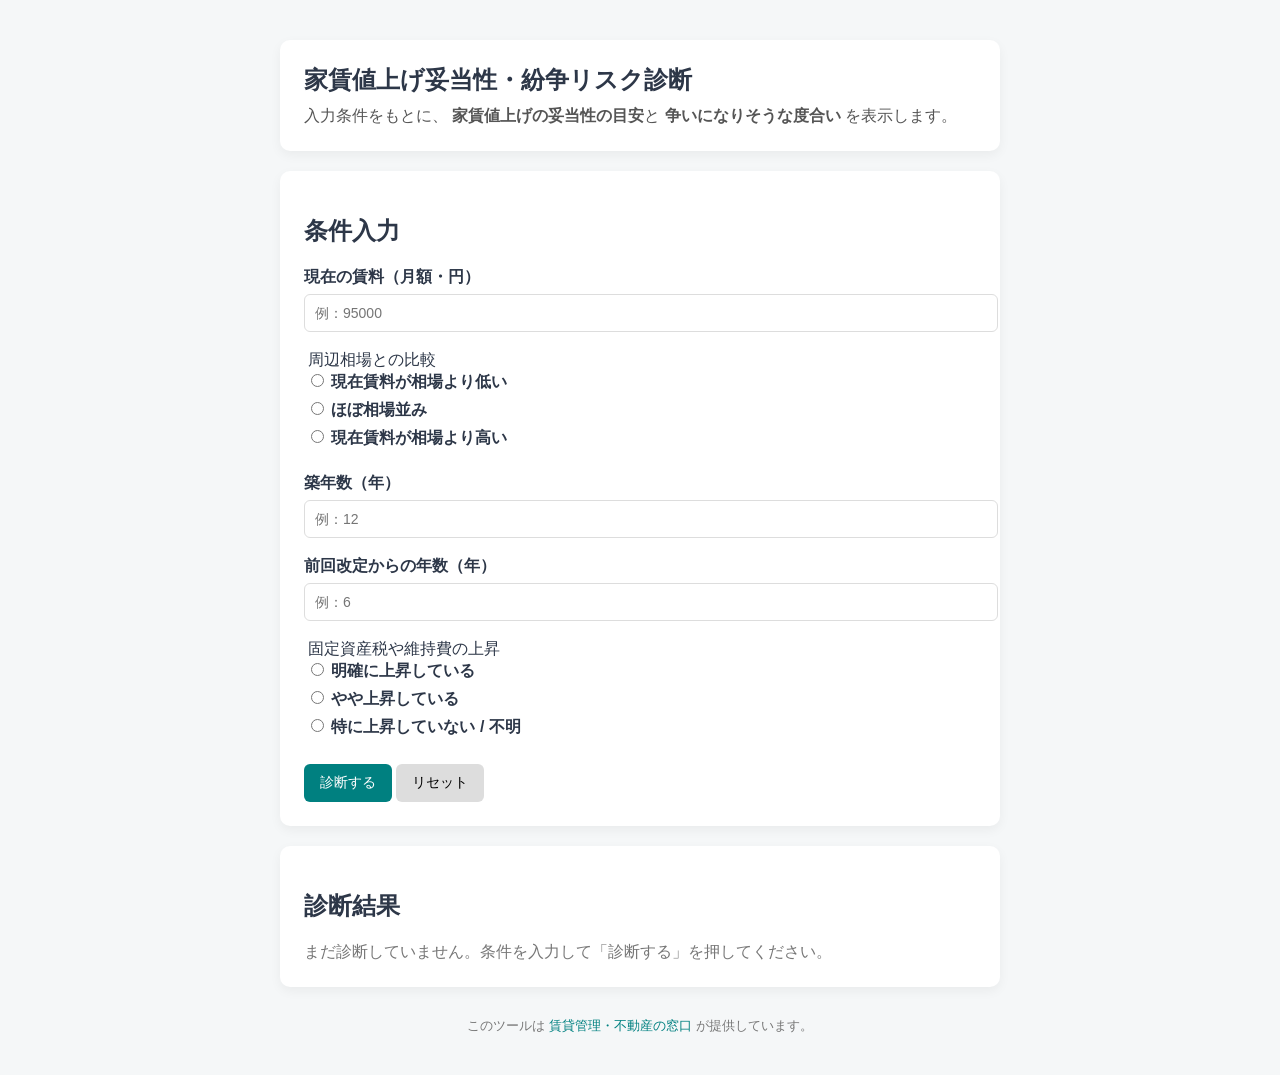
<file: trouble-diagnosis/index.html>
<!DOCTYPE html>
<html lang="ja">
<head>
  <meta charset="UTF-8" />
  <meta name="viewport" content="width=device-width, initial-scale=1.0" />
  <title>家賃値上げ妥当性・紛争リスク診断 | 賃貸管理・不動産の窓口</title>
  <meta
    name="description"
    content="現在の賃料や周辺相場、築年数などから、家賃値上げの妥当性と紛争リスクを低・中・高で簡易診断できる無料ツールです。"
  />
  <link rel="stylesheet" href="styles.css" />
</head>
<body>
  <main class="app">
    <header class="hero card">
      <h1>家賃値上げ妥当性・紛争リスク診断</h1>
      <p>
        入力条件をもとに、
        <strong>家賃値上げの妥当性の目安</strong>と
        <strong>争いになりそうな度合い</strong>
        を表示します。
      </p>
    </header>

    <section class="card" aria-labelledby="form-title">
      <h2 id="form-title">条件入力</h2>

      <form id="rentForm" novalidate>
        <div class="field">
          <label for="currentRent">現在の賃料（月額・円）</label>
          <input
            id="currentRent"
            name="currentRent"
            type="number"
            min="10000"
            step="1000"
            required
            placeholder="例：95000"
          />
        </div>

        <fieldset class="field">
          <legend>周辺相場との比較</legend>
          <label>
            <input type="radio" name="marketComparison" value="2" required />
            現在賃料が相場より低い
          </label>
          <label>
            <input type="radio" name="marketComparison" value="1" />
            ほぼ相場並み
          </label>
          <label>
            <input type="radio" name="marketComparison" value="0" />
            現在賃料が相場より高い
          </label>
        </fieldset>

        <div class="field">
          <label for="buildingAge">築年数（年）</label>
          <input
            id="buildingAge"
            name="buildingAge"
            type="number"
            min="0"
            max="100"
            step="1"
            required
            placeholder="例：12"
          />
        </div>

        <div class="field">
          <label for="yearsSinceRevision">前回改定からの年数（年）</label>
          <input
            id="yearsSinceRevision"
            name="yearsSinceRevision"
            type="number"
            min="0"
            max="100"
            step="1"
            required
            placeholder="例：6"
          />
        </div>

        <fieldset class="field">
          <legend>固定資産税や維持費の上昇</legend>
          <label>
            <input type="radio" name="costIncrease" value="2" required />
            明確に上昇している
          </label>
          <label>
            <input type="radio" name="costIncrease" value="1" />
            やや上昇している
          </label>
          <label>
            <input type="radio" name="costIncrease" value="0" />
            特に上昇していない / 不明
          </label>
        </fieldset>

        <div class="actions">
          <button type="submit" class="primary">診断する</button>
          <button type="reset" class="secondary">リセット</button>
        </div>
      </form>
    </section>

    <section class="card result-card" aria-labelledby="result-title">
      <h2 id="result-title">診断結果</h2>

      <div id="resultEmpty" class="result-empty">
        まだ診断していません。条件を入力して「診断する」を押してください。
      </div>

      <div id="resultBox" class="result-box hidden">
        <div class="badge-row">
          <span id="validityBadge" class="badge">妥当性</span>
          <span id="riskBadge" class="badge">紛争リスク</span>
        </div>

        <p id="resultSummary" class="result-summary"></p>
        <p id="resultDetail" class="result-detail"></p>
      </div>
    </section>

    <footer class="page-footer">
      このツールは
      <a href="https://x.com/ai_gakumon" target="_blank" rel="noopener noreferrer">
        賃貸管理・不動産の窓口
      </a>
      が提供しています。
    </footer>
  </main>

  <script src="script.js"></script>
</body>
</html>
</file>
<file: floor-plan-maker/style.css>
﻿:root {
  --bg: #f3f7f7;
  --panel: #ffffff;
  --line: #264040;
  --muted: #6b7c7c;
  --teal: #1f7a7a;
  --danger: #b64747;
  --shadow: 0 18px 40px rgba(38, 64, 64, 0.08);
}

* {
  box-sizing: border-box;
}

body {
  margin: 0;
  font-family: "Hiragino Sans", "Yu Gothic UI", "Meiryo", sans-serif;
  background:
    radial-gradient(circle at top left, #eef7f7 0, #f3f7f7 36%, #edf3f3 100%);
  color: var(--line);
}

button,
input {
  font: inherit;
}

.app-shell {
  display: grid;
  grid-template-columns: 340px 1fr;
  min-height: 100vh;
}

.sidebar {
  padding: 28px 22px;
  background: rgba(255, 255, 255, 0.92);
  border-right: 1px solid #d9e5e5;
  overflow-y: auto;
}

.eyebrow {
  margin: 0 0 8px;
  color: var(--teal);
  font-size: 12px;
  font-weight: 700;
  letter-spacing: 0.08em;
  text-transform: uppercase;
}

h1 {
  margin: 0;
  font-size: 28px;
}

.intro {
  margin: 12px 0 0;
  color: var(--muted);
  line-height: 1.6;
}

.panel {
  margin-top: 22px;
  padding: 18px;
  background: var(--panel);
  border: 1px solid #dde8e8;
  border-radius: 16px;
  box-shadow: var(--shadow);
}

.panel h2,
.workspace-header h2 {
  margin: 0 0 14px;
  font-size: 16px;
}

.tool-grid {
  display: grid;
  grid-template-columns: repeat(2, minmax(0, 1fr));
  gap: 10px;
}

.tool-button,
.primary-button,
.secondary-button,
.danger-button {
  width: 100%;
  padding: 11px 12px;
  border-radius: 12px;
  border: 1px solid #c7d8d8;
  background: #fff;
  color: var(--line);
  cursor: pointer;
  transition: transform 0.15s ease, border-color 0.15s ease, background 0.15s ease;
}

.tool-button:hover,
.primary-button:hover,
.secondary-button:hover,
.danger-button:hover {
  transform: translateY(-1px);
}

.tool-button:hover,
.secondary-button:hover {
  border-color: #9abcbc;
  background: #f8fbfb;
}

.primary-button {
  border-color: var(--teal);
  background: var(--teal);
  color: #fff;
}

.danger-button {
  border-color: #dfb1b1;
  color: var(--danger);
}

.field-group {
  margin-bottom: 12px;
}

.field-group label {
  display: block;
  margin-bottom: 6px;
  font-size: 13px;
  color: var(--muted);
}

.field-group input {
  width: 100%;
  padding: 10px 12px;
  border-radius: 10px;
  border: 1px solid #ccd9d9;
  background: #fcfefe;
}

.selection-meta {
  margin: 6px 0 14px;
  min-height: 20px;
  font-size: 13px;
  color: var(--muted);
}

.action-stack {
  display: grid;
  gap: 10px;
}

.note-panel ul {
  margin: 0;
  padding-left: 18px;
  color: var(--muted);
  line-height: 1.7;
}

.workspace {
  padding: 24px;
}

.workspace-header {
  margin-bottom: 16px;
  padding: 18px 22px;
  background: rgba(255, 255, 255, 0.75);
  border: 1px solid #dce6e6;
  border-radius: 18px;
}

.workspace-header p {
  margin: 0;
  color: var(--muted);
}

.canvas-wrap {
  height: calc(100vh - 120px);
  min-height: 760px;
  padding: 18px;
  background: rgba(255, 255, 255, 0.6);
  border: 1px solid #d8e4e4;
  border-radius: 22px;
  box-shadow: var(--shadow);
}

#floorplan-canvas {
  width: 100%;
  height: 100%;
  display: block;
  background: #ffffff;
  border: 1px solid #d7e4e4;
  border-radius: 18px;
}

@media (max-width: 1080px) {
  .app-shell {
    grid-template-columns: 300px 1fr;
  }
}
</file>
<file: home-rent-vs-buy/style.css>
﻿:root {
  --bg: #eef3f7;
  --surface: #ffffff;
  --surface-muted: #f7fafc;
  --text: #1f2a37;
  --subtext: #52606d;
  --line: #d8e1e8;
  --primary: #1d5f8c;
  --danger: #c0392b;
  --shadow: 0 18px 50px rgba(31, 42, 55, 0.08);
}

* {
  box-sizing: border-box;
}

body {
  margin: 0;
  font-family: "Hiragino Sans", "Yu Gothic", sans-serif;
  color: var(--text);
  background:
    radial-gradient(circle at top left, rgba(29, 95, 140, 0.12), transparent 36%),
    linear-gradient(180deg, #f7fbfe 0%, var(--bg) 100%);
  line-height: 1.6;
}

input,
button {
  font: inherit;
}

.page {
  width: min(1120px, calc(100% - 32px));
  margin: 0 auto;
  padding: 32px 0 56px;
}

.hero,
.panel,
.result-card,
.notice {
  background: rgba(255, 255, 255, 0.92);
  border: 1px solid rgba(216, 225, 232, 0.9);
  border-radius: 24px;
  box-shadow: var(--shadow);
  backdrop-filter: blur(10px);
}

.hero {
  padding: 32px;
}

.eyebrow {
  margin: 0 0 8px;
  color: var(--primary);
  font-size: 0.85rem;
  font-weight: 700;
  letter-spacing: 0.08em;
  text-transform: uppercase;
}

.hero h1,
.panel h2,
.notice h2,
.result-card h2,
.result-card h3 {
  margin: 0;
}

.hero__lead {
  margin: 16px 0 0;
  max-width: 780px;
  color: var(--subtext);
}

.panel {
  margin-top: 24px;
  padding: 28px;
}

.panel__header {
  display: flex;
  align-items: center;
  justify-content: space-between;
  gap: 16px;
  flex-wrap: wrap;
}

.panel__actions {
  display: flex;
  gap: 12px;
  flex-wrap: wrap;
}

.button {
  border: none;
  border-radius: 999px;
  padding: 11px 18px;
  cursor: pointer;
  transition: transform 0.18s ease, opacity 0.18s ease, background-color 0.18s ease;
}

.button:hover {
  transform: translateY(-1px);
}

.button--primary {
  background: var(--primary);
  color: #fff;
}

.button--ghost {
  background: #f7fafc;
  color: var(--text);
  border: 1px solid var(--line);
}

.helper-text {
  margin: 12px 0 24px;
  color: var(--subtext);
}

.form-grid {
  display: grid;
  grid-template-columns: repeat(2, minmax(0, 1fr));
  gap: 18px;
}

.field {
  display: flex;
  flex-direction: column;
  gap: 8px;
  padding: 16px;
  background: #f7fafc;
  border: 1px solid var(--line);
  border-radius: 18px;
}

.field > span {
  font-weight: 700;
}

.field small {
  color: var(--subtext);
}

.field__input {
  display: flex;
  align-items: center;
  gap: 10px;
}

.field__input input {
  width: 100%;
  min-width: 0;
  border: 1px solid #c4d0da;
  border-radius: 12px;
  padding: 12px 14px;
  background: #fff;
  color: var(--text);
}

.field__input input:focus {
  outline: 2px solid rgba(29, 95, 140, 0.18);
  border-color: var(--primary);
}

.error-message {
  min-height: 1.5em;
  margin: 18px 0 0;
  color: var(--danger);
  font-weight: 700;
}

.results {
  margin-top: 24px;
  display: grid;
  grid-template-columns: repeat(2, minmax(0, 1fr));
  gap: 18px;
}

.result-card {
  padding: 24px;
}

.result-card--accent {
  grid-column: 1 / -1;
  background: linear-gradient(135deg, rgba(29, 95, 140, 0.12), rgba(255, 255, 255, 0.96));
}

.summary-message {
  margin: 14px 0 0;
  font-size: 1.05rem;
  color: var(--text);
}

.result-value {
  margin: 12px 0 0;
  font-size: clamp(1.6rem, 4vw, 2.3rem);
  font-weight: 800;
  letter-spacing: 0.02em;
}

.result-breakdown {
  margin: 18px 0 0;
}

.result-breakdown div {
  display: flex;
  justify-content: space-between;
  gap: 16px;
  padding: 10px 0;
  border-top: 1px solid var(--line);
}

.result-breakdown dt,
.result-breakdown dd {
  margin: 0;
}

.result-note {
  color: var(--subtext);
}

.notice {
  margin-top: 24px;
  padding: 24px;
}

.notice p {
  margin: 12px 0 0;
  color: var(--subtext);
}

@media (max-width: 760px) {
  .page {
    width: min(100% - 20px, 1120px);
    padding: 20px 0 40px;
  }

  .hero,
  .panel,
  .result-card,
  .notice {
    border-radius: 20px;
    padding: 20px;
  }

  .form-grid,
  .results {
    grid-template-columns: 1fr;
  }

  .field {
    padding: 14px;
  }

  .field__input {
    align-items: stretch;
    flex-direction: column;
    gap: 8px;
  }

  .field__input span {
    font-size: 0.95rem;
    color: var(--subtext);
  }
}
</file>
<file: mysoku-initial-cost/style.css>
﻿:root {
  --bg: #eef2f6;
  --panel: #ffffff;
  --panel-alt: #f7f9fc;
  --line: #d7dee8;
  --line-strong: #b8c4d2;
  --text: #1e2a36;
  --muted: #627285;
  --primary: #0f5d73;
  --primary-strong: #094657;
  --accent: #c98232;
  --warning-bg: #fff4e8;
  --warning-text: #9a4f08;
  --shadow: 0 18px 40px rgba(19, 42, 64, 0.08);
  --radius-lg: 18px;
  --radius-md: 12px;
  --radius-sm: 10px;
}

* {
  box-sizing: border-box;
}

body {
  margin: 0;
  font-family: "Segoe UI", "Hiragino Kaku Gothic ProN", "Yu Gothic", sans-serif;
  color: var(--text);
  background:
    radial-gradient(circle at top right, rgba(201, 130, 50, 0.12), transparent 24%),
    linear-gradient(180deg, #f6f9fc 0%, var(--bg) 100%);
}

button,
input,
select,
textarea {
  font: inherit;
}

.page-shell {
  max-width: 1500px;
  margin: 0 auto;
  padding: 28px;
}

.page-header {
  display: flex;
  justify-content: space-between;
  gap: 24px;
  align-items: flex-start;
  margin-bottom: 24px;
}

.eyebrow {
  margin: 0 0 8px;
  color: var(--primary);
  font-size: 0.82rem;
  letter-spacing: 0.08em;
  text-transform: uppercase;
  font-weight: 700;
}

h1 {
  margin: 0;
  font-size: clamp(1.8rem, 3vw, 2.6rem);
}

.lead {
  margin: 10px 0 0;
  max-width: 820px;
  color: var(--muted);
  line-height: 1.7;
}

.header-actions {
  display: flex;
  gap: 12px;
  flex-wrap: wrap;
  justify-content: flex-end;
}

.workspace {
  display: grid;
  grid-template-columns: minmax(0, 1.3fr) minmax(360px, 0.8fr);
  gap: 24px;
  align-items: start;
}

.panel {
  background: rgba(255, 255, 255, 0.9);
  border: 1px solid rgba(183, 197, 212, 0.7);
  border-radius: var(--radius-lg);
  box-shadow: var(--shadow);
  backdrop-filter: blur(10px);
}

.panel-section {
  padding: 24px;
}

.panel-section + .panel-section {
  border-top: 1px solid var(--line);
}

.panel-section h2 {
  margin: 0 0 16px;
  font-size: 1.12rem;
}

.section-heading p {
  margin: -8px 0 18px;
  color: var(--muted);
  font-size: 0.95rem;
}

.upload-box {
  display: grid;
  gap: 10px;
  padding: 20px;
  background: var(--panel-alt);
  border: 1.5px dashed var(--line-strong);
  border-radius: var(--radius-md);
  cursor: pointer;
}

.upload-box input {
  display: none;
}

.upload-title {
  font-weight: 700;
}

.upload-subtitle {
  color: var(--muted);
  line-height: 1.6;
}

.upload-meta {
  display: grid;
  grid-template-columns: repeat(2, minmax(0, 1fr));
  gap: 14px;
  margin-top: 16px;
}

.upload-meta p {
  margin: 6px 0 0;
  font-weight: 600;
}

.meta-label {
  font-size: 0.83rem;
  color: var(--muted);
}

.form-grid {
  display: grid;
  grid-template-columns: repeat(2, minmax(0, 1fr));
  gap: 16px;
}

.form-grid label,
.toggle-card {
  display: grid;
  gap: 8px;
}

.form-grid span,
.toggle-card span {
  font-weight: 600;
}

input[type="text"],
input[type="date"],
input[type="number"],
select,
textarea {
  width: 100%;
  border: 1px solid var(--line);
  border-radius: var(--radius-sm);
  background: #fff;
  padding: 12px 14px;
  color: var(--text);
  transition: border-color 0.2s ease, box-shadow 0.2s ease;
}

input:focus,
select:focus,
textarea:focus {
  outline: none;
  border-color: rgba(15, 93, 115, 0.55);
  box-shadow: 0 0 0 4px rgba(15, 93, 115, 0.12);
}

textarea {
  resize: vertical;
  min-height: 160px;
}

.full-span {
  grid-column: 1 / -1;
}

.toggle-row {
  display: flex;
  gap: 14px;
  flex-wrap: wrap;
  margin-top: 20px;
}

.toggle-card {
  min-width: 220px;
  padding: 14px 16px;
  background: var(--panel-alt);
  border: 1px solid var(--line);
  border-radius: var(--radius-md);
  align-items: center;
  grid-auto-flow: column;
  justify-content: start;
}

.toggle-card input {
  width: 18px;
  height: 18px;
}

.form-actions {
  display: flex;
  align-items: center;
  gap: 16px;
  margin-top: 24px;
}

.primary-button,
.secondary-button,
.ghost-button {
  border: none;
  border-radius: 999px;
  padding: 12px 18px;
  cursor: pointer;
  font-weight: 700;
  transition: transform 0.18s ease, opacity 0.18s ease, background-color 0.18s ease;
}

.primary-button {
  color: #fff;
  background: linear-gradient(135deg, var(--primary), var(--primary-strong));
}

.secondary-button {
  color: #fff;
  background: linear-gradient(135deg, #bf7a2d, #9e5e1b);
}

.ghost-button {
  background: #e7edf3;
  color: var(--text);
}

.primary-button:hover,
.secondary-button:hover,
.ghost-button:hover {
  transform: translateY(-1px);
  opacity: 0.96;
}

.form-message {
  margin: 0;
  color: var(--muted);
}

.total-card {
  display: flex;
  justify-content: space-between;
  align-items: baseline;
  gap: 16px;
  padding: 18px 20px;
  background: linear-gradient(135deg, #0f5d73, #15384a);
  color: #fff;
  border-radius: var(--radius-md);
}

.total-card span {
  font-size: 0.95rem;
  opacity: 0.84;
}

.total-card strong {
  font-size: clamp(2rem, 3vw, 2.8rem);
  line-height: 1;
}

.result-table {
  margin-top: 18px;
  display: grid;
  gap: 10px;
}

.result-row {
  display: flex;
  justify-content: space-between;
  gap: 16px;
  padding: 12px 14px;
  border-radius: var(--radius-sm);
  background: var(--panel-alt);
  border: 1px solid #e7edf3;
}

.result-row strong {
  font-variant-numeric: tabular-nums;
}

.result-row.total-row {
  background: #edf6f8;
  border-color: #c7dde4;
}

.disclaimer-box {
  margin-top: 18px;
  padding: 16px 18px;
  background: #fbfcfd;
  border: 1px solid var(--line);
  border-radius: var(--radius-md);
}

.disclaimer-box p {
  margin: 0;
  color: var(--muted);
  line-height: 1.7;
}

.disclaimer-box p + p {
  margin-top: 8px;
}

.tag-list {
  display: flex;
  gap: 10px;
  flex-wrap: wrap;
}

.tag {
  padding: 8px 12px;
  border-radius: 999px;
  font-size: 0.9rem;
  font-weight: 700;
  background: var(--warning-bg);
  color: var(--warning-text);
  border: 1px solid rgba(154, 79, 8, 0.16);
}

.tag.is-neutral {
  background: #eef4f8;
  color: #496174;
  border-color: rgba(73, 97, 116, 0.12);
}

.warning-list {
  margin: 16px 0 0;
  padding-left: 18px;
  color: var(--text);
  line-height: 1.7;
}

.warning-list li + li {
  margin-top: 8px;
}

@media (max-width: 1100px) {
  .workspace {
    grid-template-columns: 1fr;
  }
}

@media (max-width: 760px) {
  .page-shell {
    padding: 18px;
  }

  .page-header,
  .form-actions {
    flex-direction: column;
    align-items: stretch;
  }

  .upload-meta,
  .form-grid {
    grid-template-columns: 1fr;
  }

  .toggle-row {
    flex-direction: column;
  }
}
</file>
<file: rent-increase-check/style.css>
﻿body {
  display: flex;
  flex-direction: column;
}

.shell {
  flex: 1 0 auto;
}

.site-footer {
  margin-top: auto;
  padding: 20px 16px 28px;
  border-top: 1px solid rgba(31, 41, 51, 0.12);
  text-align: center;
  color: #6b7280;
  background: rgba(255, 250, 242, 0.45);
}

.site-footer__disclaimer {
  margin: 0 auto 10px;
  max-width: 760px;
  font-size: 0.82rem;
  line-height: 1.7;
}

.site-footer__credit {
  margin: 0;
  font-size: 0.8rem;
}

.site-footer__credit a {
  color: #52606d;
  text-decoration: none;
}

.site-footer__credit a:hover,
.site-footer__credit a:focus-visible {
  color: #0f766e;
  text-decoration: underline;
}

@media (max-width: 820px) {
  .site-footer {
    padding: 18px 14px 24px;
  }

  .site-footer__disclaimer {
    font-size: 0.78rem;
  }

  .site-footer__credit {
    font-size: 0.76rem;
  }
}
</file>
<file: trouble-diagnosis/styles.css>
body {
  margin: 0;
  font-family: -apple-system, BlinkMacSystemFont, "Segoe UI", Roboto,
    "Noto Sans JP", sans-serif;
  background: #f5f7f8;
  color: #2d3748;
}

.app {
  max-width: 720px;
  margin: 40px auto;
  padding: 0 16px;
}

.card {
  background: white;
  border-radius: 10px;
  padding: 24px;
  margin-bottom: 20px;
  box-shadow: 0 4px 12px rgba(0, 0, 0, 0.05);
}

.hero h1 {
  margin: 0 0 10px 0;
  font-size: 24px;
}

.hero p {
  margin: 0;
  color: #555;
}

.field {
  margin-bottom: 18px;
}

.field label {
  display: block;
  margin-bottom: 6px;
  font-weight: 600;
}

.field input[type="number"] {
  width: 100%;
  padding: 10px;
  border-radius: 6px;
  border: 1px solid #ddd;
  font-size: 14px;
}

fieldset.field {
  border: none;
  padding: 0;
}

fieldset label {
  display: block;
  margin-bottom: 6px;
}

.actions {
  margin-top: 20px;
}

button {
  padding: 10px 16px;
  border-radius: 6px;
  border: none;
  font-size: 14px;
  cursor: pointer;
}

button.primary {
  background: #008080;
  color: white;
}

button.secondary {
  background: #ddd;
}

.result-empty {
  color: #777;
}

.hidden {
  display: none;
}

.badge-row {
  margin-bottom: 10px;
}

.badge {
  display: inline-block;
  padding: 6px 10px;
  border-radius: 6px;
  font-size: 13px;
  margin-right: 6px;
}

.badge.high {
  background: #e53e3e;
  color: white;
}

.badge.medium {
  background: #dd6b20;
  color: white;
}

.badge.low {
  background: #38a169;
  color: white;
}

.result-summary {
  font-weight: 600;
  margin-bottom: 6px;
}

.result-detail {
  color: #555;
}

.page-footer {
  text-align: center;
  font-size: 13px;
  color: #777;
  margin-top: 30px;
}

.page-footer a {
  color: #008080;
  text-decoration: none;
}
</file>
